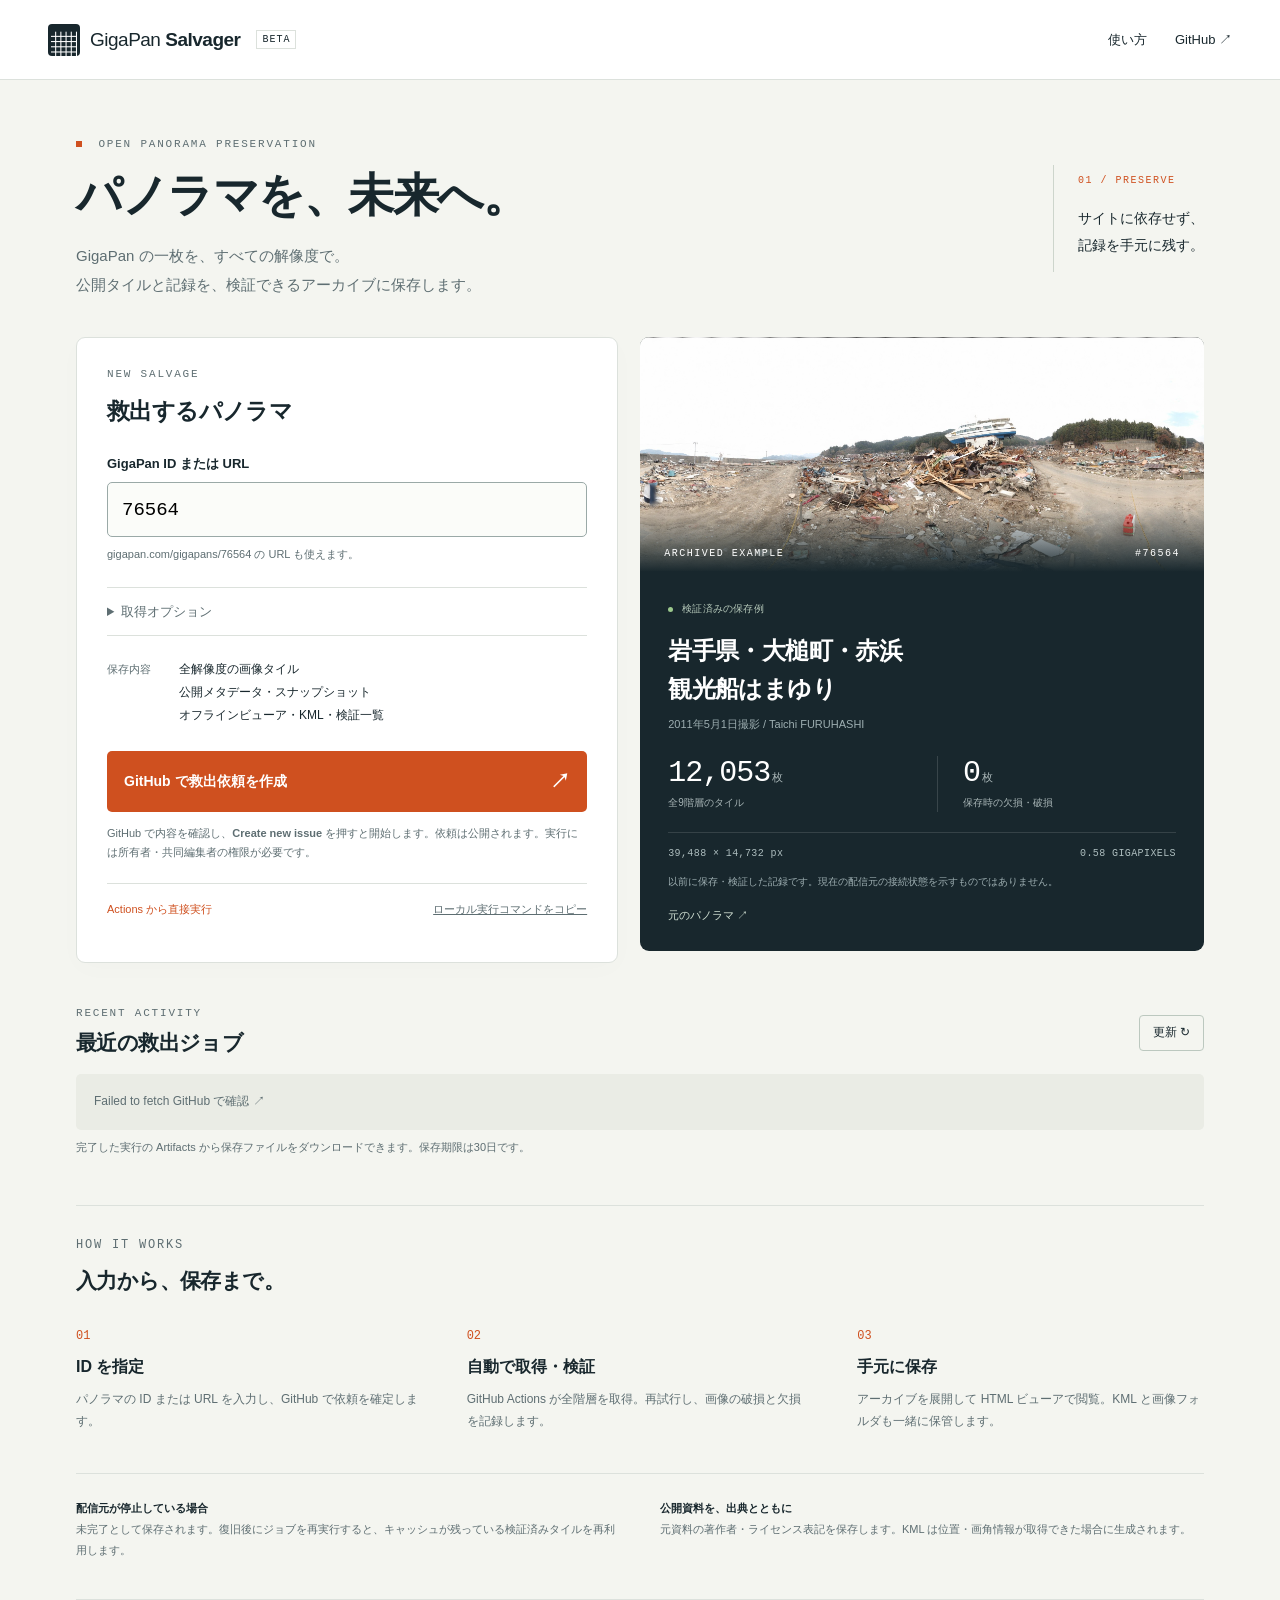
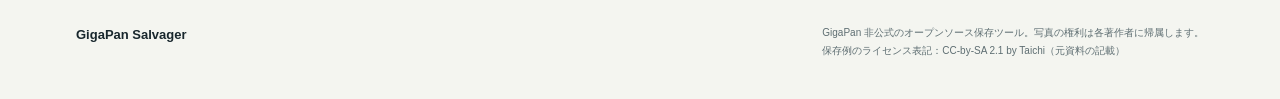
<file: web/index.html>
<!doctype html>
<html lang="ja">
<head>
<meta charset="utf-8"><meta name="viewport" content="width=device-width,initial-scale=1">
<meta name="description" content="GigaPan の公開タイルとメタデータを、検証できるアーカイブとして手元に残す。">
<title>GigaPan Salvager — パノラマを、未来へ。</title>
<link rel="stylesheet" href="style.css"><script type="module" src="app.mjs?v=0.1.1"></script>
</head>
<body>
<header class="topbar"><a class="brand" href="./"><span class="brand-mark" aria-hidden="true">▦</span><span>GigaPan <strong>Salvager</strong></span><span class="version">BETA</span></a><nav><a href="#how">使い方</a><a id="repo-link" href="https://github.com/mapconcierge/GigaPanSalvager">GitHub ↗</a></nav></header>
<main>
<section class="intro"><div><p class="eyebrow"><span class="signal"></span> OPEN PANORAMA PRESERVATION</p><h1>パノラマを、<br class="mobile">未来へ。</h1><p class="lead">GigaPan の一枚を、すべての解像度で。<br>公開タイルと記録を、検証できるアーカイブに保存します。</p></div><div class="intro-note"><span>01 / PRESERVE</span><p>サイトに依存せず、<br>記録を手元に残す。</p></div></section>
<div class="workspace">
<section class="request-panel" aria-labelledby="request-title"><div class="section-kicker">NEW SALVAGE</div><h2 id="request-title">救出するパノラマ</h2>
<form id="request-form">
<label for="pano-id">GigaPan ID または URL</label><input id="pano-id" name="id" placeholder="例：76564" value="76564" autocomplete="off" required aria-describedby="input-help error">
<p id="input-help" class="hint">gigapan.com/gigapans/76564 の URL も使えます。</p>
<details class="options"><summary>取得オプション</summary><label for="mode">保存範囲</label><select id="mode"><option value="full">全階層のタイル＋メタデータ</option><option value="probe">通信確認（メタデータ＋タイル1枚）</option></select><label for="kml-file">KML で寸法を補う（任意）</label><input id="kml-file" type="file" accept=".kml,application/vnd.google-earth.kml+xml"><p class="hint">API が不安定な場合に使います。読み取った画像寸法を依頼に含めます。</p><p id="kml-info" class="hint"></p></details>
<div class="included"><span>保存内容</span><p>全解像度の画像タイル<br>公開メタデータ・スナップショット<br>オフラインビューア・KML・検証一覧</p></div>
<p id="error" role="alert" class="error" hidden></p>
<button class="primary" type="submit">GitHub で救出依頼を作成 <span>↗</span></button>
<p class="consent">GitHub で内容を確認し、<b>Create new issue</b> を押すと開始します。依頼は公開されます。実行には所有者・共同編集者の権限が必要です。</p>
</form>
<div class="alternative"><a id="manual-link" href="https://github.com/mapconcierge/GigaPanSalvager/actions/workflows/salvage.yml">Actions から直接実行</a><button id="copy-command" type="button">ローカル実行コマンドをコピー</button></div><p id="copy-status" class="hint" role="status"></p>
</section>
<aside class="example-panel"><figure><img src="assets/example-76564.jpg" alt="保存したパノラマ。東日本大震災後の岩手県大槌町赤浜と観光船はまゆり。"><figcaption><span>ARCHIVED EXAMPLE</span><span>#76564</span></figcaption></figure><div class="example-content"><span class="badge"><span></span> 検証済みの保存例</span><h2>岩手県・大槌町・赤浜<br>観光船はまゆり</h2><p class="subtle">2011年5月1日撮影 / Taichi FURUHASHI</p><div class="stats"><div><strong>12,053<span> 枚</span></strong><small>全9階層のタイル</small></div><div><strong>0<span> 枚</span></strong><small>保存時の欠損・破損</small></div></div><div class="resolution"><span>39,488 × 14,732 px</span><span>0.58 GIGAPIXELS</span></div><p class="example-note">以前に保存・検証した記録です。現在の配信元の接続状態を示すものではありません。</p><a class="text-link" href="https://gigapan.com/gigapans/76564" target="_blank" rel="noopener noreferrer">元のパノラマ ↗</a></div></aside>
</div>
<section class="activity" aria-labelledby="activity-title"><div class="section-head"><div><p class="section-kicker">RECENT ACTIVITY</p><h2 id="activity-title">最近の救出ジョブ</h2></div><button id="refresh" class="secondary">更新 ↻</button></div><div id="runs" aria-live="polite"><p class="subtle">実行履歴を読み込み中…</p></div><p class="hint">完了した実行の Artifacts から保存ファイルをダウンロードできます。保存期限は30日です。</p></section>
<section id="how" class="how"><div class="section-head"><div><p class="section-kicker">HOW IT WORKS</p><h2>入力から、保存まで。</h2></div></div><ol><li><span>01</span><h3>ID を指定</h3><p>パノラマの ID または URL を入力し、GitHub で依頼を確定します。</p></li><li><span>02</span><h3>自動で取得・検証</h3><p>GitHub Actions が全階層を取得。再試行し、画像の破損と欠損を記録します。</p></li><li><span>03</span><h3>手元に保存</h3><p>アーカイブを展開して HTML ビューアで閲覧。KML と画像フォルダも一緒に保管します。</p></li></ol></section>
<section class="notes"><p><b>配信元が停止している場合</b><br>未完了として保存されます。復旧後にジョブを再実行すると、キャッシュが残っている検証済みタイルを再利用します。</p><p><b>公開資料を、出典とともに</b><br>元資料の著作者・ライセンス表記を保存します。KML は位置・画角情報が取得できた場合に生成されます。</p></section>
</main><footer><span>GigaPan Salvager</span><p>GigaPan 非公式のオープンソース保存ツール。写真の権利は各著作者に帰属します。<br>保存例のライセンス表記：CC-by-SA 2.1 by Taichi（元資料の記載）</p></footer>
<noscript>このツールを使うには JavaScript を有効にしてください。GitHub Actions から直接実行することもできます。</noscript>
</body></html>
</file>
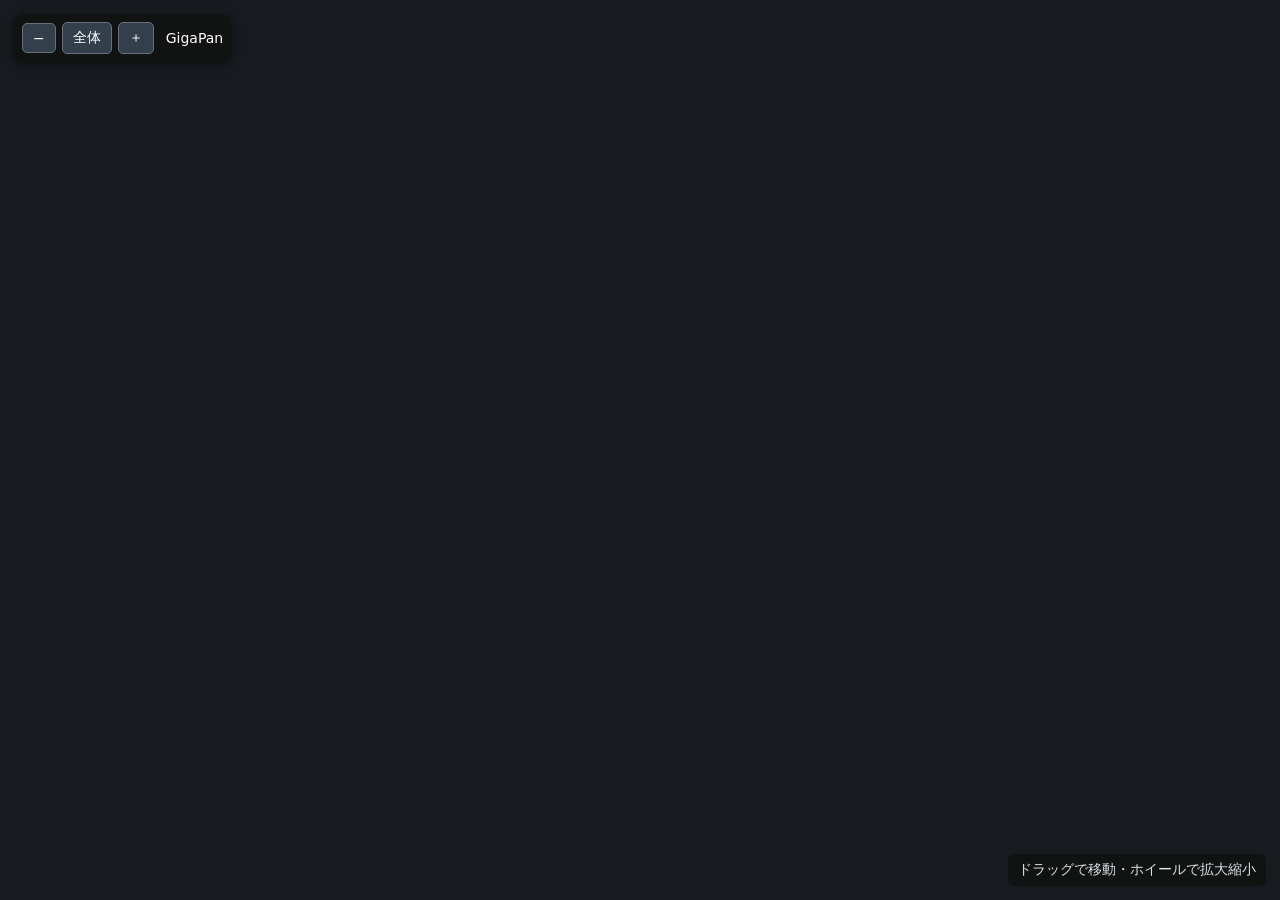
<file: src/gigapan_salvager/viewer.html>
<!doctype html>
<html lang="ja">
<meta charset="utf-8">
<meta name="viewport" content="width=device-width, initial-scale=1">
<title>GigaPan — オフライン閲覧</title>
<style>
  html,body{margin:0;width:100%;height:100%;overflow:hidden;background:#171b20;color:#fff;font:14px system-ui,sans-serif}
  #view{position:absolute;inset:0;overflow:hidden;cursor:grab;touch-action:none}
  #view.dragging{cursor:grabbing}
  #tiles{position:absolute;inset:0;pointer-events:none}
  .tile{position:absolute;image-rendering:auto}
  #bar{position:absolute;top:14px;left:14px;display:flex;gap:6px;align-items:center;padding:8px;background:#111d;border-radius:9px;box-shadow:0 2px 10px #0008}
  button{background:#33404b;color:white;border:1px solid #66717b;border-radius:5px;padding:6px 10px;cursor:pointer;font:inherit}
  button:hover{background:#4c5b68}
  #title{margin-left:6px;max-width:min(45vw,500px);white-space:nowrap;overflow:hidden;text-overflow:ellipsis}
  #help{position:absolute;right:14px;bottom:14px;background:#111d;padding:7px 10px;border-radius:6px;color:#dde3e8}
</style>
<div id="view"><div id="tiles"></div></div>
<div id="bar"><button id="out" title="縮小">−</button><button id="fit" title="全体表示">全体</button><button id="in" title="拡大">＋</button><span id="title">GigaPan</span></div>
<div id="help">ドラッグで移動・ホイールで拡大縮小</div>
<script type="application/json" id="panorama-data">__PANORAMA_JSON__</script>
<script>
const data=JSON.parse(document.getElementById("panorama-data").textContent);
const W=data.width,H=data.height,MAX=data.levels-1,T=256;
document.getElementById("title").textContent=data.name+(data.status==="complete"?"":"（未完了の保存版）");
const view=document.getElementById('view'),tiles=document.getElementById('tiles');
let scale=1,ox=0,oy=0,drag=null,shown=new Map(),level=-1;
function name(z,x,y){
  let q='';for(let bit=z-1;bit>=0;bit--)q+=((x>>bit)&1)|(((y>>bit)&1)<<1);
  let parts=[];if(q.length>=3)parts.push('r'+q.slice(0,2));
  for(let start=2;start<q.length-3;start+=3)parts.push(q.slice(start,start+3));
  return 'tiles/'+parts.concat('r'+q+'.jpg').join('/');
}
function render(){
  const rect=view.getBoundingClientRect();
  const z=Math.max(0,Math.min(MAX,Math.round(MAX+Math.log2(scale))));
  const factor=2**(MAX-z), step=T*factor;
  const maxX=Math.ceil(W/step),maxY=Math.ceil(H/step);
  const x0=Math.max(0,Math.floor(-ox/(scale*step))-1), x1=Math.min(maxX-1,Math.floor((rect.width-ox)/(scale*step))+1);
  const y0=Math.max(0,Math.floor(-oy/(scale*step))-1), y1=Math.min(maxY-1,Math.floor((rect.height-oy)/(scale*step))+1);
  const wanted=new Set();
  for(let y=y0;y<=y1;y++)for(let x=x0;x<=x1;x++){
    const key=z+':'+x+':'+y;wanted.add(key);
    let img=shown.get(key);
    if(!img){img=document.createElement('img');img.className='tile';img.alt='';img.decoding='async';img.src=name(z,x,y);tiles.appendChild(img);shown.set(key,img)}
    img.style.left=(ox+x*step*scale)+'px';img.style.top=(oy+y*step*scale)+'px';
    img.style.width=(step*scale)+'px';img.style.height=(step*scale)+'px';
    const right=Math.max(0,(x+1)*step-W)*scale,bottom=Math.max(0,(y+1)*step-H)*scale;
    img.style.clipPath=`inset(0px ${right}px ${bottom}px 0px)`;
  }
  for(const [key,img] of shown)if(!wanted.has(key)){img.remove();shown.delete(key)}
  level=z;
}
function fit(){const rect=view.getBoundingClientRect();scale=Math.min(rect.width/W,rect.height/H);ox=(rect.width-W*scale)/2;oy=(rect.height-H*scale)/2;render()}
function zoom(mult,cx,cy){const next=Math.max(Math.min(view.clientWidth/W,view.clientHeight/H)/2,Math.min(2,scale*mult));ox=cx-(cx-ox)*next/scale;oy=cy-(cy-oy)*next/scale;scale=next;render()}
view.addEventListener('pointerdown',e=>{drag={x:e.clientX,y:e.clientY,ox,oy};view.setPointerCapture(e.pointerId);view.classList.add('dragging')});
view.addEventListener('pointermove',e=>{if(!drag)return;ox=drag.ox+e.clientX-drag.x;oy=drag.oy+e.clientY-drag.y;render()});
view.addEventListener('pointerup',()=>{drag=null;view.classList.remove('dragging')});
view.addEventListener('pointercancel',()=>{drag=null;view.classList.remove('dragging')});
view.addEventListener('wheel',e=>{e.preventDefault();zoom(e.deltaY<0?1.25:0.8,e.clientX,e.clientY)},{passive:false});
document.getElementById('in').onclick=()=>zoom(1.6,view.clientWidth/2,view.clientHeight/2);
document.getElementById('out').onclick=()=>zoom(1/1.6,view.clientWidth/2,view.clientHeight/2);
document.getElementById('fit').onclick=fit;
window.addEventListener('resize',fit);fit();
</script>
</html>
</file>
<file: web/style.css>
:root{--ink:#18272d;--muted:#5e6e72;--line:#dce1dc;--paper:#f4f5f0;--orange:#cf501f;--green:#357558;--mono:ui-monospace,SFMono-Regular,Consolas,monospace}*{box-sizing:border-box}html{scroll-behavior:smooth}body{margin:0;background:var(--paper);color:var(--ink);font-family:-apple-system,BlinkMacSystemFont,"Hiragino Kaku Gothic ProN","Noto Sans JP",sans-serif;line-height:1.65}button,input,select{font:inherit}a{color:inherit;text-decoration:none}a:hover{text-decoration:underline}button,a,input,select,summary{outline-offset:5px}button{cursor:pointer}.topbar{height:80px;background:#fff;border-bottom:1px solid var(--line);display:flex;align-items:center;justify-content:space-between;padding:0 max(28px,calc((100vw - 1184px)/2))}.brand{display:flex;align-items:center;gap:10px;font-size:19px;letter-spacing:-.5px}.brand strong{font-weight:750}.brand-mark{background:var(--ink);color:#fff;display:grid;place-items:center;width:32px;height:32px;font-size:26px;border-radius:4px}.version{font:10px var(--mono);border:1px solid var(--line);padding:3px 5px;letter-spacing:1px;margin-left:6px}nav{display:flex;gap:28px;font-size:13px}main{max-width:1184px;margin:auto;padding:0 28px}.intro{display:flex;justify-content:space-between;align-items:center;padding:58px 0 38px}.eyebrow,.section-kicker{font:11px var(--mono);letter-spacing:1.8px;color:var(--muted);margin:0 0 14px}.signal{display:inline-block;width:6px;height:6px;background:var(--orange);margin-right:8px;vertical-align:middle}h1{font-size:46px;letter-spacing:-1.5px;line-height:1.35;margin:0 0 16px;font-weight:750}.lead{font-size:15px;line-height:1.9;color:var(--muted);margin:0}.mobile{display:none}.intro-note{border-left:1px solid #cdd5cc;padding-left:24px}.intro-note span{font:10px var(--mono);letter-spacing:1.5px;color:var(--orange)}.intro-note p{font-size:14px;line-height:1.9}.workspace{display:grid;grid-template-columns:1fr 1.04fr;gap:22px;align-items:start}.request-panel{background:#fff;border:1px solid var(--line);padding:30px;border-radius:9px;box-shadow:0 6px 28px #1a2b2e04}h2{font-size:23px;letter-spacing:-.6px;margin:0 0 24px;line-height:1.5}.request-panel label{display:block;font-weight:650;font-size:13px;margin:18px 0 8px}#pano-id{border:1px solid #9aa9a7;border-radius:5px;background:#fbfcf9;padding:13px 14px;width:100%;font:19px var(--mono);height:55px}#pano-id:focus{border-color:var(--orange);outline:2px solid #cf501f22}.hint{font-size:11px;line-height:1.8;color:var(--muted);margin:8px 0 14px}.options{border-top:1px solid var(--line);border-bottom:1px solid var(--line);margin:22px 0;padding:13px 0;font-size:13px}.options summary{cursor:pointer;color:var(--muted)}.options select{width:100%;background:#fff;border:1px solid var(--line);padding:9px;border-radius:4px}.options input[type=file]{max-width:100%;font-size:12px}.included{display:flex;gap:28px;margin:18px 0 24px}.included>span{font-size:11px;color:var(--muted);padding-top:2px;flex-shrink:0}.included p{font-size:12px;line-height:1.9;margin:0}.primary{border:0;border-radius:5px;background:var(--orange);color:#fff;display:flex;justify-content:space-between;align-items:center;padding:14px 17px;width:100%;font-weight:650;font-size:14px;transition:background .2s}.primary:hover{background:#b63e12}.primary:disabled{background:#abada9;cursor:wait}.primary span{font-size:20px}.consent{font-size:11px;line-height:1.8;color:var(--muted);margin:12px 0 20px}.alternative{display:flex;justify-content:space-between;flex-wrap:wrap;gap:8px;border-top:1px solid var(--line);padding-top:16px;font-size:11px}.alternative button{background:none;border:0;padding:0;color:var(--muted);font-size:11px;text-decoration:underline}.alternative a{color:var(--orange)}.example-panel{border-radius:9px;overflow:hidden;background:var(--ink);color:#fff}.example-panel figure{margin:0;position:relative;height:235px;overflow:hidden;background:#d1d6cd}.example-panel img{width:100%;height:100%;object-fit:cover;object-position:58% 58%}.example-panel figcaption{display:flex;justify-content:space-between;position:absolute;bottom:0;left:0;right:0;padding:40px 24px 13px;background:linear-gradient(transparent,#18272d);font:10px var(--mono);letter-spacing:1.5px}.example-content{padding:22px 28px 24px}.badge{font-size:10px;letter-spacing:.2px;color:#b6c9ba}.badge span{background:#9cc98d;width:5px;height:5px;border-radius:50%;display:inline-block;margin-right:6px}.example-content h2{margin:12px 0 8px;font-size:24px;line-height:1.55}.subtle{font-size:12px;color:var(--muted);margin:0}.example-content .subtle{color:#9daeb1;font-size:11px}.stats{display:grid;grid-template-columns:1fr 1fr;gap:30px;margin:23px 0 20px}.stats>div+div{border-left:1px solid #ffffff24;padding-left:25px}.stats strong{font:30px var(--mono);letter-spacing:-1px}.stats strong span{font:11px sans-serif;color:#a9b6b7}.stats small{display:block;color:#a9b6b7;font-size:10px;margin-top:5px}.resolution{display:flex;justify-content:space-between;font:10px var(--mono);letter-spacing:.4px;border-top:1px solid #ffffff20;padding-top:15px;color:#adbdbe}.example-note{font-size:10px;line-height:1.8;color:#9daeb1;margin:14px 0 10px}.text-link{font-size:11px;color:#d1e0d3}.activity{padding:44px 0 18px}.section-head{display:flex;justify-content:space-between;align-items:center;margin-bottom:15px}.section-head .section-kicker{margin-bottom:8px}.section-head h2{margin:0;font-size:21px}.secondary{border:1px solid #bcc8bf;background:transparent;color:var(--ink);font-size:12px;border-radius:4px;padding:7px 13px}.run{display:flex;align-items:center;gap:16px;padding:16px 18px;background:#fff;border:1px solid var(--line);border-radius:5px;margin-bottom:8px;font-size:13px}.run .dot{width:7px;height:7px;border-radius:50%;background:#899594;flex-shrink:0}.run.success .dot{background:var(--green)}.run.failure .dot{background:var(--orange)}.run .run-title{flex:1;min-width:0;overflow-wrap:anywhere}.run small{font-size:11px;color:var(--muted)}.run .status{font-size:11px;color:var(--muted);white-space:nowrap}#runs>.subtle{background:#eaece5;padding:18px;border-radius:5px}.how{padding:28px 0;border-top:1px solid var(--line);margin-top:16px}.how ol{list-style:none;padding:0;display:grid;grid-template-columns:repeat(3,1fr);gap:44px;margin:24px 0 12px}.how li>span{font:12px var(--mono);color:var(--orange)}.how h3{font-size:16px;margin:7px 0}.how p{font-size:12px;color:var(--muted);line-height:1.9;margin:0}.notes{display:grid;grid-template-columns:1fr 1fr;gap:40px;padding:24px 0 38px;border-top:1px solid var(--line)}.notes p{font-size:11px;line-height:1.9;color:var(--muted);margin:0}.notes b{color:var(--ink);font-weight:650}footer{border-top:1px solid var(--line);max-width:1128px;margin:auto;padding:24px 0 36px;display:flex;justify-content:space-between;gap:30px}footer>span{font-size:13px;font-weight:700}footer p{margin:0;font-size:10px;line-height:1.8;color:var(--muted)}.error{background:#fff0e9;color:#a33410;padding:10px;border-radius:4px;font-size:12px}[hidden]{display:none!important}@media(max-width:800px){.topbar{height:65px;padding:0 20px}.brand{font-size:16px}.version{display:none}nav{gap:17px;font-size:11px}main{padding:0 20px}.intro{padding:37px 0 28px}.intro-note{display:none}h1{font-size:36px}.lead{font-size:13px}.workspace{grid-template-columns:1fr;gap:20px}.request-panel{padding:24px}.example-panel figure{height:220px}.stats{gap:22px}.how ol{gap:20px}.notes{gap:24px}footer{margin:0 20px;flex-direction:column;gap:12px}.run{flex-wrap:wrap;gap:9px}.run .run-title{flex-basis:65%}.run small{margin-left:16px}}@media(max-width:480px){.how ol,.notes{grid-template-columns:1fr;gap:24px}.how li{position:relative;padding-left:36px}.how li>span{position:absolute;left:0;top:5px}.resolution{font-size:9px}.example-content{padding:22px}.eyebrow{font-size:9px}.run .status{margin-left:auto}.brand-mark{width:27px;height:27px;font-size:22px}}
</file>
